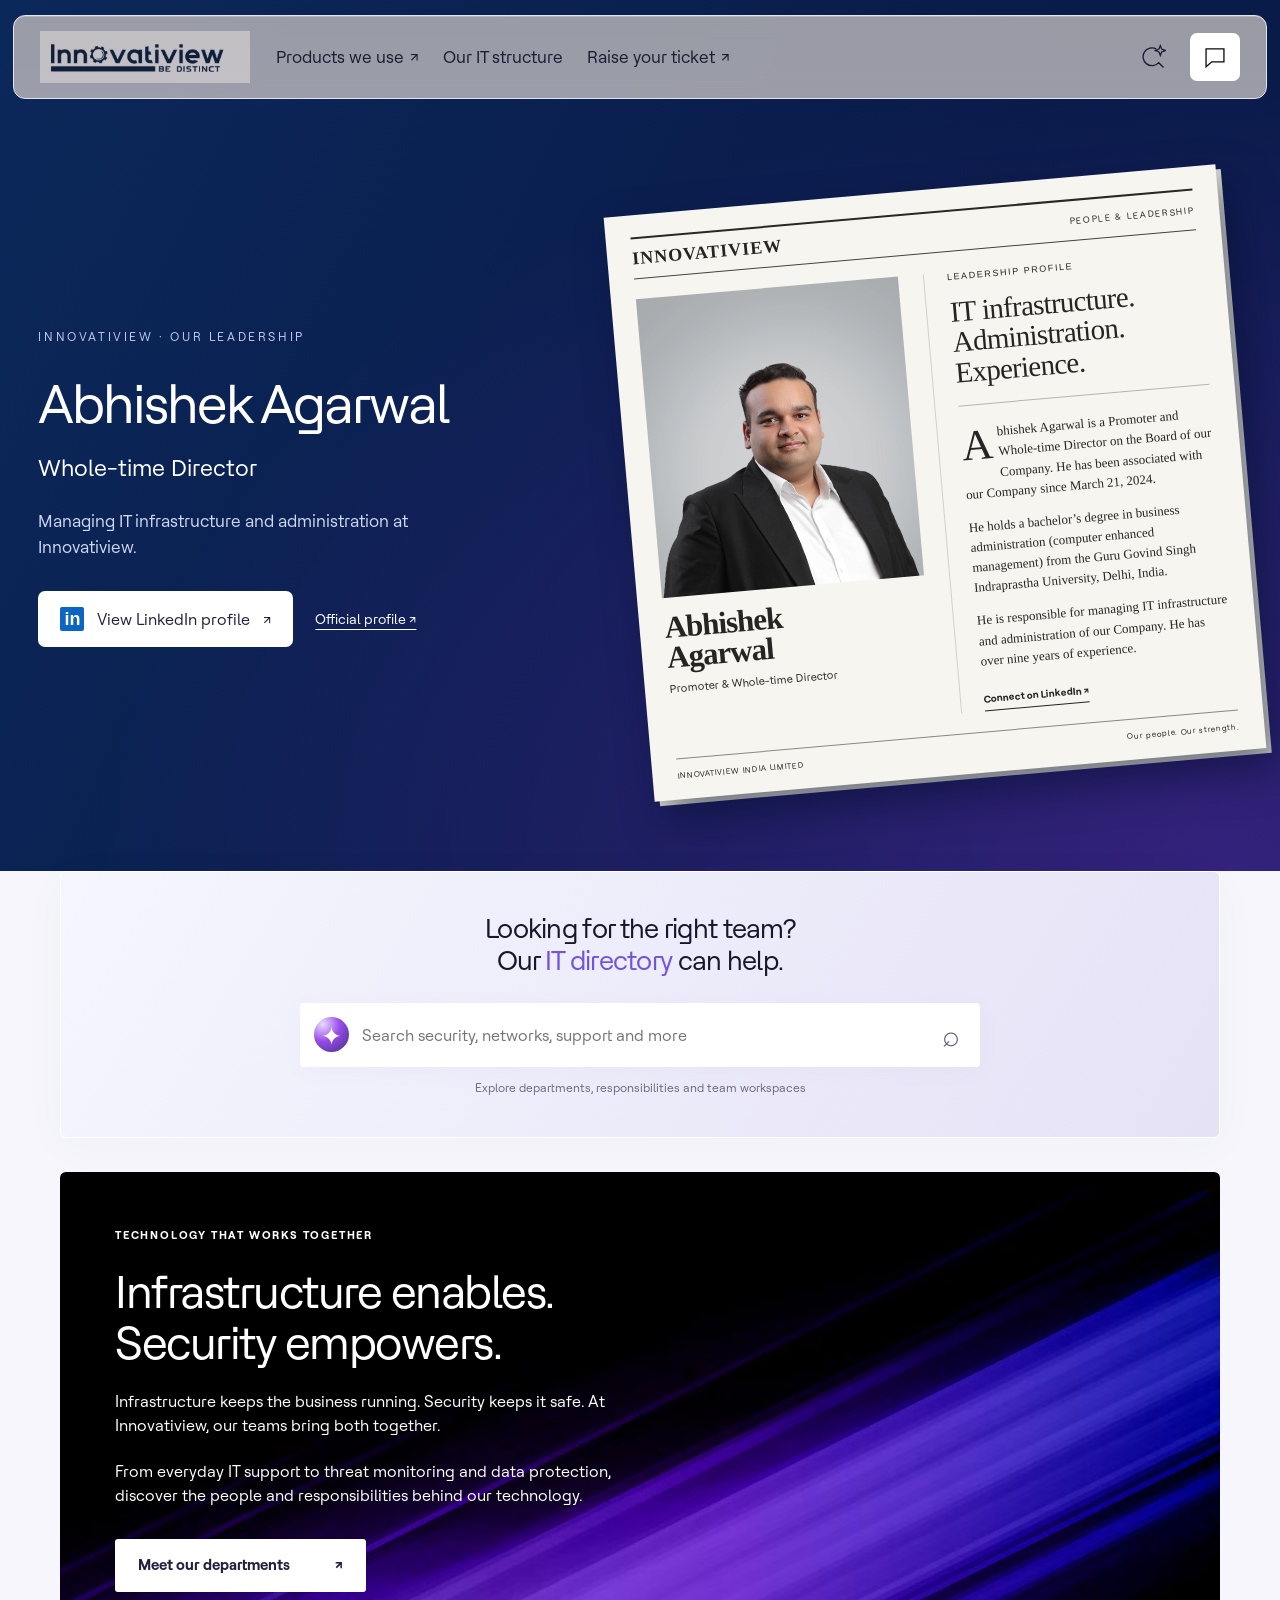
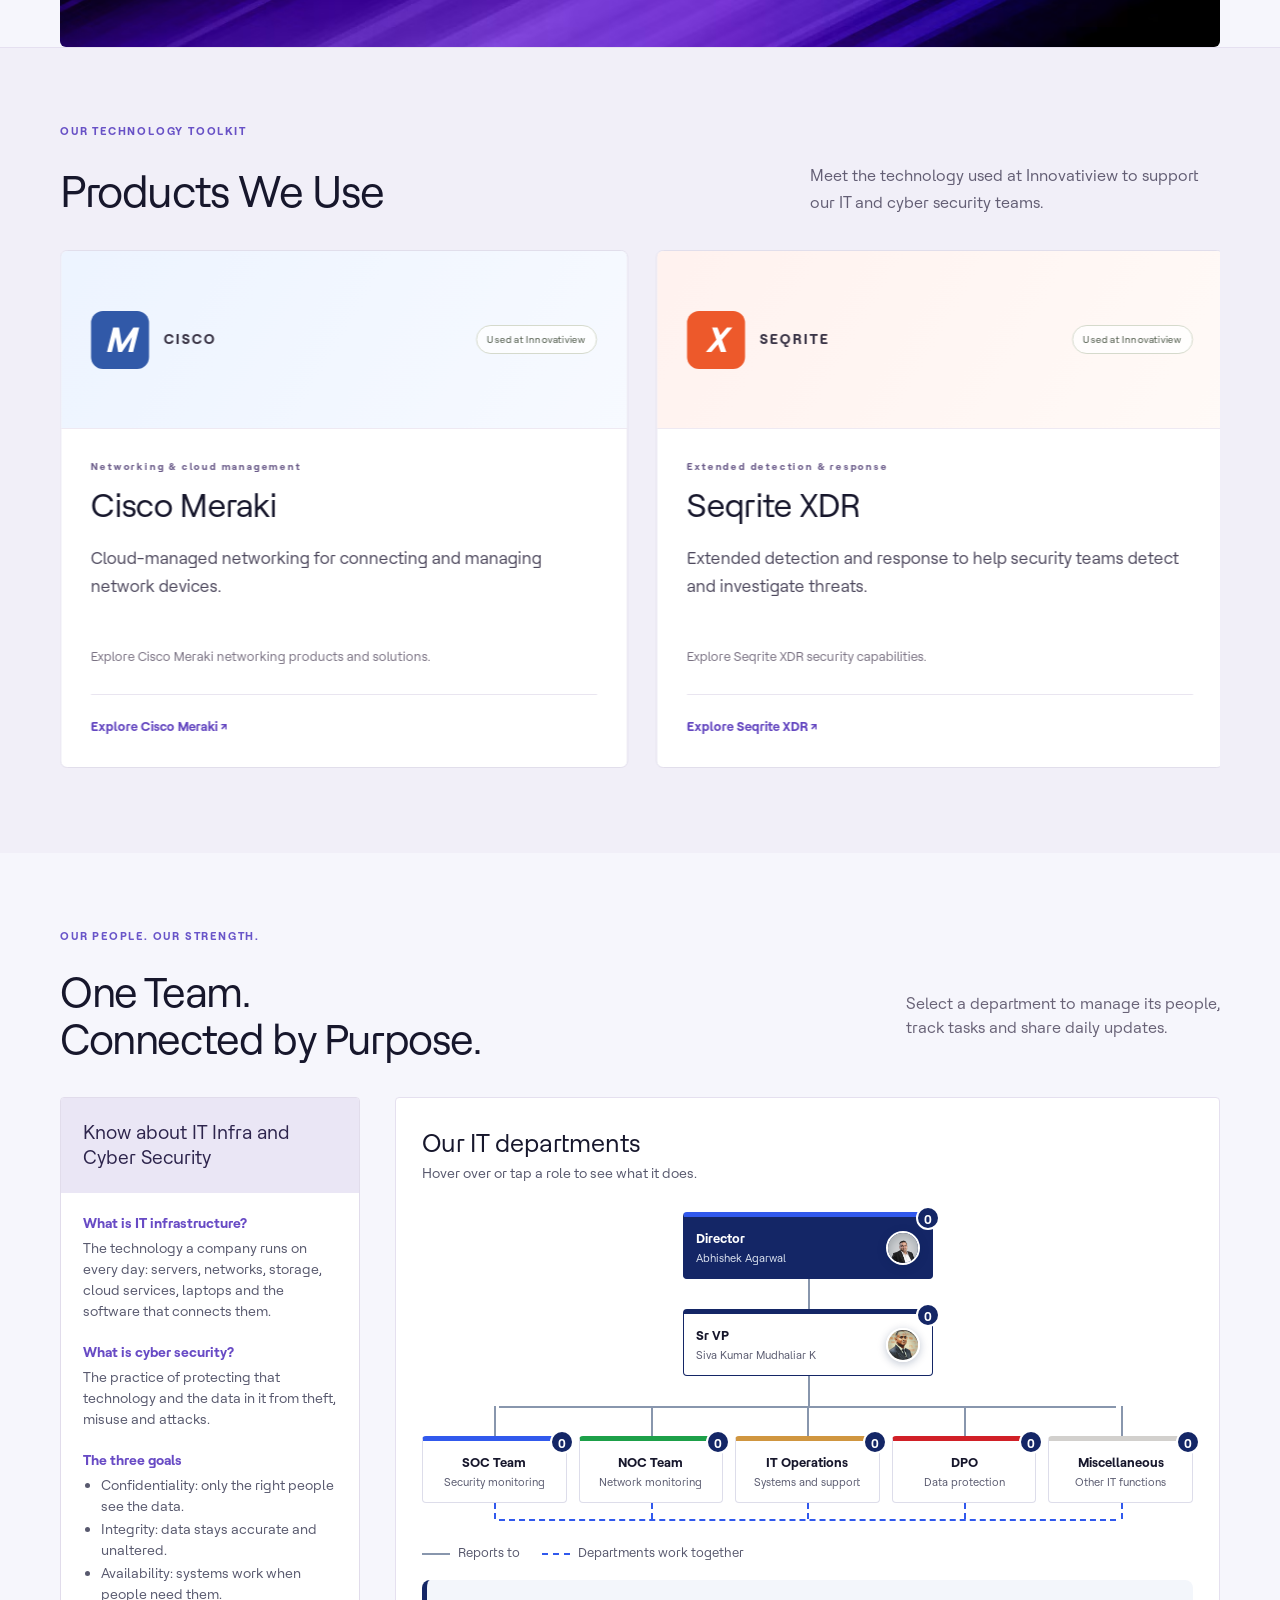
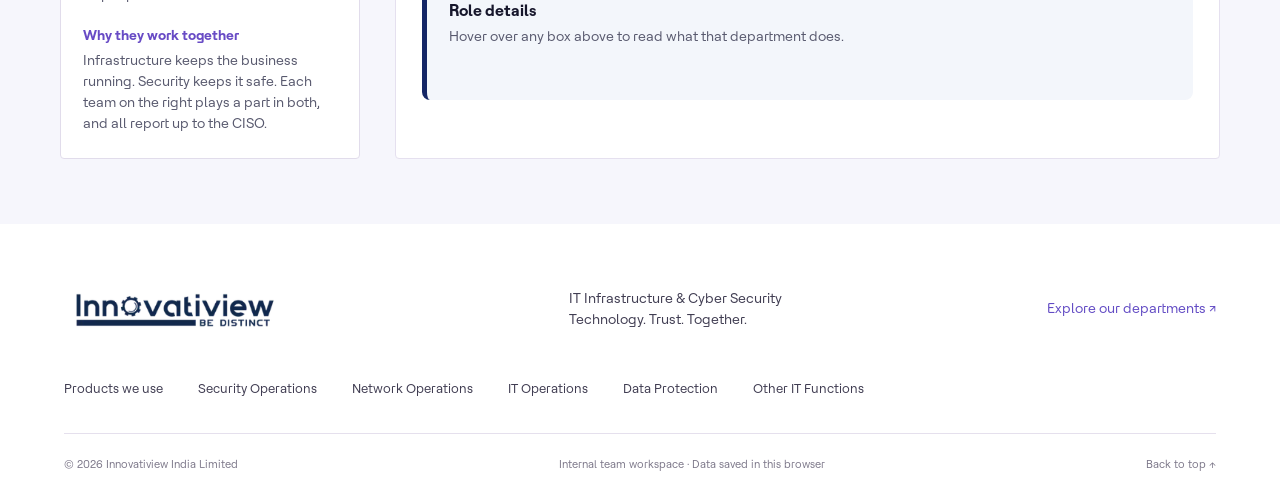
<file: index.html>
<!DOCTYPE html>
<html lang="en">
<head>
<meta charset="utf-8">
<meta name="viewport" content="width=device-width, initial-scale=1, viewport-fit=cover">
<title>Innovatiview India Limited (IT Infra and Cyber Security)</title>

<meta name="description" content="Innovatiview India Limited — IT infrastructure, cyber security and connected team operations.">
<link rel="stylesheet" href="style.css"><link rel="stylesheet" href="site.css"><link rel="stylesheet" href="reference.css"><link rel="stylesheet" href="director.css"><link rel="stylesheet" href="products.css"><link rel="stylesheet" href="ops-chart.css">
</head>
<body>
<a class="skip" href="#structure">Skip to IT departments</a>
<header class="site-header reference-header"><a class="hcl-brand" href="#" aria-label="Innovatiview home"><img class="innovatiview-logo" src="assets/innovatiview-logo.png" alt="Innovatiview — Be Distinct" width="324" height="81"></a><nav aria-label="Main navigation"><a href="#products">Products we use <span aria-hidden="true">↗</span></a><a href="#structure">Our IT structure</a><a href="https://erp.innovatiview.com/" target="_blank" rel="noopener noreferrer">Raise your ticket <span aria-hidden="true">↗</span></a><button id="menu-toggle" aria-label="Open navigation menu" aria-expanded="false" aria-controls="mega-menu"><span class="hamburger" aria-hidden="true">☰</span><span class="mobile-menu-label">Menu</span></button></nav><div class="header-tools"><button id="search-toggle" aria-label="Search departments"><svg viewBox="0 0 32 32" aria-hidden="true"><path d="M20 6a11 11 0 1 0 3 17l6 6M25 2l1.7 4.3L31 8l-4.3 1.7L25 14l-1.7-4.3L19 8l4.3-1.7Z"/></svg></button><a class="workspace-chat" href="#soc" aria-label="Open team workspace"><svg viewBox="0 0 32 32" aria-hidden="true"><path d="M5 6h22v16H12l-7 6Z"/></svg></a></div></header>
<div class="mega-menu" id="mega-menu" hidden><div><p class="eyebrow">EXPLORE INNOVATIVIEW</p><a href="#products">Products we use <span>↗</span></a><a href="#structure">Our IT structure <span>↗</span></a></div><div><p class="eyebrow">TEAM WORKSPACES</p><a href="#soc">Security Operations</a><a href="#noc">Network Operations</a><a href="#ops">IT Operations</a><a href="#dpo">Data Protection</a><a href="#misc">Other IT Functions</a></div><div class="menu-feature"><p class="eyebrow">CONNECTED TEAMS</p><h2>One workspace.<br>Every department.</h2><p>People, tasks and daily updates. Together in one place.</p><a href="#structure">Explore the portal →</a></div></div>
<main id="home">
<section class="hero reference-hero director-hero" aria-label="Meet our Whole-time Director"><div class="hero-inner"><p class="director-eyebrow">INNOVATIVIEW · OUR LEADERSHIP</p><h1 id="hero-title">Abhishek Agarwal</h1><p class="director-role">Whole-time Director</p><p id="hero-description">Managing IT infrastructure and administration at Innovatiview.</p><div class="director-actions"><a id="hero-link" class="cta light" href="https://www.linkedin.com/in/abhishek-agarwal-344439230/" target="_blank" rel="noopener noreferrer"><span class="linkedin-mark" aria-hidden="true">in</span> View LinkedIn profile <span aria-hidden="true">↗</span></a><a class="director-profile-link" href="https://www.innovatiview.com/people/abhishek-agarwal" target="_blank" rel="noopener noreferrer">Official profile ↗</a></div></div><article class="director-newspaper" aria-label="Abhishek Agarwal leadership profile"><div class="paper-masthead"><span>INNOVATIVIEW</span><span>PEOPLE & LEADERSHIP</span></div><div class="paper-spread"><div class="paper-portrait"><img src="assets/abhishek-agarwal.webp" alt="Abhishek Agarwal, Whole-time Director of Innovatiview" width="912" height="912"><h2>Abhishek<br>Agarwal</h2><p>Promoter & Whole-time Director</p></div><div class="paper-story"><p class="paper-kicker">LEADERSHIP PROFILE</p><h3>IT infrastructure.<br>Administration.<br>Experience.</h3><div class="paper-columns"><p>Abhishek Agarwal is a Promoter and Whole-time Director on the Board of our Company. He has been associated with our Company since March 21, 2024.</p><p>He holds a bachelor’s degree in business administration (computer enhanced management) from the Guru Govind Singh Indraprastha University, Delhi, India.</p><p>He is responsible for managing IT infrastructure and administration of our Company. He has over nine years of experience.</p></div><a href="https://www.linkedin.com/in/abhishek-agarwal-344439230/" target="_blank" rel="noopener noreferrer" class="paper-link">Connect on LinkedIn ↗</a></div></div><div class="paper-footer"><span>INNOVATIVIEW INDIA LIMITED</span><span>Our people. Our strength.</span></div></article></section>
<section class="search-section shell" id="search-section"><h2>Looking for the right team?<br>Our <span class="gradient-text">IT directory</span> can help.</h2><form id="directory-search" role="search"><span class="search-orb" aria-hidden="true">✦</span><input id="directory-query" type="search" aria-label="Search teams and responsibilities" placeholder="Search security, networks, support and more" autocomplete="off"><button aria-label="Search directory" type="submit">⌕</button></form><div id="search-results" aria-live="polite" hidden></div><p class="search-hint">Explore departments, responsibilities and team workspaces</p></section>
<section class="feature shell" id="about"><div><p class="eyebrow">TECHNOLOGY THAT WORKS TOGETHER</p><h2>Infrastructure enables.<br>Security empowers.</h2><p>Infrastructure keeps the business running. Security keeps it safe. At Innovatiview, our teams bring both together.</p><p>From everyday IT support to threat monitoring and data protection, discover the people and responsibilities behind our technology.</p><a class="cta light" href="#structure">Meet our departments <span>↗</span></a></div></section>
<section class="products-section" id="products" aria-labelledby="products-title"><div class="shell"><p class="eyebrow">OUR TECHNOLOGY TOOLKIT</p><div class="section-heading"><h2 id="products-title">Products We Use</h2><p class="products-intro">Meet the technology used at Innovatiview to support our IT and cyber security teams.</p></div><div class="product-carousel" role="region" aria-roledescription="carousel" aria-label="Products used at Innovatiview"><div class="product-viewport" id="product-viewport"><div class="product-grid" id="product-grid"></div></div></div><noscript><p>Innovatiview uses Cisco Meraki, Seqrite XDR, Seqrite EDR, Google Workspace and Cisco ISE.</p></noscript></div></section>
<section class="structure-intro shell" id="structure"><p class="eyebrow">OUR PEOPLE. OUR STRENGTH.</p><div class="section-heading"><h2>One Team.<br>Connected by Purpose.</h2><p>Select a department to manage its people,<br>track tasks and share daily updates.</p></div></section><div id="alerts" hidden></div><div class="layout portal-layout">
<aside>
<h2>Know about IT Infra and Cyber Security</h2>
<h3>What is IT infrastructure?</h3>
<p>The technology a company runs on every day: servers, networks, storage, cloud services, laptops and the software that connects them.</p>
<h3>What is cyber security?</h3>
<p>The practice of protecting that technology and the data in it from theft, misuse and attacks.</p>
<h3>The three goals</h3>
<ul>
<li>Confidentiality: only the right people see the data.</li>
<li>Integrity: data stays accurate and unaltered.</li>
<li>Availability: systems work when people need them.</li>
</ul>
<h3>Why they work together</h3>
<p>Infrastructure keeps the business running. Security keeps it safe. Each team on the right plays a part in both, and all report up to the CISO.</p>
</aside>
<section class="chart-wrap">
<h2>Our IT departments</h2>
<p>Hover over or tap a role to see what it does.</p>
<div class="chart" id="chart">
<div class="top l1"><button class="node" data-k="director"><span class="director-labels"><b>Director</b><small>Abhishek Agarwal</small></span><img class="director-pfp" src="assets/abhishek-agarwal.webp" alt="" width="64" height="64"></button></div>
<div class="top l2"><button class="node" data-k="ciso"><span class="director-labels"><b>Sr VP</b><small>Siva Kumar Mudhaliar K</small></span><img class="director-pfp" src="assets/siva-kumar-mudhaliar.png" alt="" width="64" height="64"></button></div>
<ul class="row">
<li><button class="node" data-k="soc"><b>SOC Team</b><small>Security monitoring</small></button></li>
<li><button class="node" data-k="noc"><b>NOC Team</b><small>Network monitoring</small></button></li>
<li><button class="node" data-k="ops"><b>IT Operations</b><small>Systems and support</small></button></li>
<li><button class="node" data-k="dpo"><b>DPO</b><small>Data protection</small></button></li>
<li><button class="node" data-k="misc"><b>Miscellaneous</b><small>Other IT functions</small></button></li>
</ul>
</div>
<div class="legend"><span><i></i>Reports to</span><span><i class="d"></i>Departments work together</span></div>
<div id="info" aria-live="polite"><h3>Role details</h3><p>Hover over any box above to read what that department does.</p></div>
</section>
</div>
</main>
<div id="dept" hidden>
<div class="dhead"><a href="#structure" id="back">&larr; Back to IT structure</a><h2 id="tt"></h2><p id="dd"></p></div>
<div class="dwrap">
<div class="tabs" role="tablist"><button class="tab on" data-t="people" type="button" role="tab"></button><button class="tab" data-t="tasks" type="button" role="tab"></button><button class="tab" data-t="logs" type="button" role="tab"></button></div>
<div id="p-people"><section id="ops-org" class="ops-org" aria-labelledby="ops-org-title" hidden><h3 id="ops-org-title">IT Operations · Team structure</h3><ul class="ops-tree" aria-label="IT Operations reporting hierarchy"><li><div class="ops-person ops-manager"><strong>Prasoon Prashant</strong><span>Sr. Manager</span></div><ul class="ops-reports" aria-label="Reports to Prasoon Prashant"><li><div class="ops-person "><strong>Gaurav Saxena</strong><span>Deputy Manager</span></div></li><li><div class="ops-person "><strong>Suraj Kumar Chaudhary</strong><span>Deputy Manager</span></div></li><li><div class="ops-person "><strong>Vishal Jaiswal</strong><span>Associate</span></div></li><li><div class="ops-person "><strong>Vivek Dhoundiyal</strong><span>Sr. Associate</span></div></li><li><div class="ops-person "><strong>Sumegh Yadav</strong><span>Assistant Manager</span></div></li><li><div class="ops-person "><strong>Mithlesh</strong><span>Sr. Associate</span></div></li></ul></li></ul></section><h3 class="sub2">People, roles and responsibilities</h3><div class="sum" id="sum"></div><div class="cards" id="cards"></div>
<form class="add" id="f" autocomplete="off">
<h3 id="fh">Add a team member</h3>
<label>Name<input id="fn" required maxlength="80"></label>
<label>Role<input id="fr" required maxlength="80" placeholder="e.g. L2 Security Analyst"></label>
<label class="w">Responsibilities (daily duties)<textarea id="fw" maxlength="1200" placeholder="e.g. Reviews overnight alerts, triages incidents, hands over shift notes"></textarea></label>
<label>Working on now<input id="ft" maxlength="300" placeholder="Current task"></label>
<label>Status<select id="fs"><option value="todo">To do</option><option value="prog">In progress</option><option value="done">Done</option><option value="block">Blocked</option></select></label>
<div class="act"><button class="b p" type="submit" id="fb">Save</button><button class="b" type="button" id="fc" hidden>Cancel</button></div>
</form>
</div>
<div id="p-tasks" hidden><h3 class="sub2">Task board</h3><div class="sum" id="tsum"></div><div class="board" id="board"></div>
<form class="add" id="tf" autocomplete="off"><h3 id="tfh">Add a task</h3>
<label class="w">Task<input id="tn" required maxlength="200" placeholder="e.g. Review firewall rules"></label>
<label>Assigned to<select id="tas"></select></label>
<label>Due date<input id="tdu" type="date"></label>
<label>Status<select id="tst"><option value="todo">To do</option><option value="prog">In progress</option><option value="done">Done</option></select></label>
<label class="chk"><input id="tbl" type="checkbox"> Blocked (stuck, needs help)</label>
<div class="act"><button class="b p" type="submit">Save task</button><button class="b" type="button" id="tfc" hidden>Cancel</button></div></form>
</div>
<div id="p-logs" hidden><h3 class="sub2">Daily log</h3>
<div class="lbar"><label>Show date <input id="lf" type="date"></label><button class="b" type="button" id="lfa">Show all dates</button></div>
<div id="lpend" class="sub"></div><div id="llist"></div>
<form class="add" id="lfm" autocomplete="off"><h3>Add an end-of-day update</h3>
<label>Person<select id="lp"></select></label>
<label>Date<input id="ld" type="date"></label>
<label class="w">What was done today<textarea id="lt" required maxlength="1500" placeholder="Short summary of today’s work, issues and handover notes"></textarea></label>
<div class="act"><button class="b p" type="submit">Save update</button></div></form>
</div>
<div id="msg" role="status"></div>
</div>
</div>

<footer class="site-footer"><div class="footer-top"><a class="brand" href="#" aria-label="Innovatiview home"><img class="innovatiview-logo" src="assets/innovatiview-logo.png" alt="Innovatiview — Be Distinct" width="324" height="81"></a><p>IT Infrastructure & Cyber Security<br>Technology. Trust. Together.</p><a href="#structure">Explore our departments ↗</a></div><div class="footer-links"><a href="#products">Products we use</a><a href="#soc">Security Operations</a><a href="#noc">Network Operations</a><a href="#ops">IT Operations</a><a href="#dpo">Data Protection</a><a href="#misc">Other IT Functions</a></div><div class="footer-bottom"><span>© 2026 Innovatiview India Limited</span><span>Internal team workspace · Data saved in this browser</span><a href="#">Back to top ↑</a></div></footer><script src="script.js"></script><script src="site.js"></script><script src="products.js"></script>
</body>
</html>
</file>
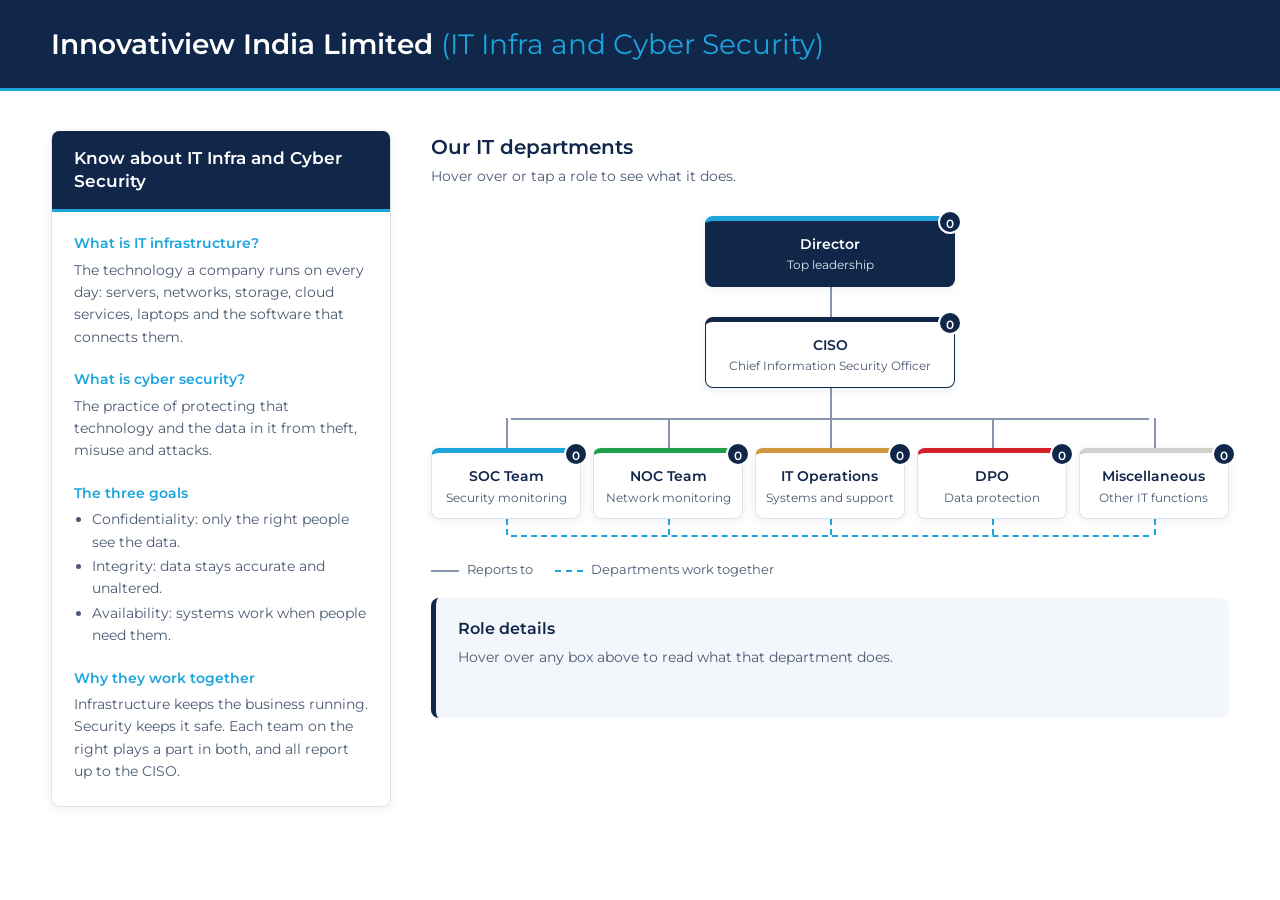
<file: original/index.html>
<!DOCTYPE html>
<html lang="en">
<head>
<meta charset="utf-8">
<meta name="viewport" content="width=device-width, initial-scale=1, viewport-fit=cover">
<title>Innovatiview India Limited (IT Infra and Cyber Security)</title>
<link rel="preconnect" href="https://fonts.googleapis.com">
<link href="https://fonts.googleapis.com/css2?family=Montserrat:wght@400;500;600;700&display=swap" rel="stylesheet">
<link rel="stylesheet" href="style.css">
</head>
<body>
<header><h1>Innovatiview India Limited <span>(IT Infra and Cyber Security)</span></h1></header>
<div id="home"><div id="alerts" hidden></div><div class="layout">
<aside>
<h2>Know about IT Infra and Cyber Security</h2>
<h3>What is IT infrastructure?</h3>
<p>The technology a company runs on every day: servers, networks, storage, cloud services, laptops and the software that connects them.</p>
<h3>What is cyber security?</h3>
<p>The practice of protecting that technology and the data in it from theft, misuse and attacks.</p>
<h3>The three goals</h3>
<ul>
<li>Confidentiality: only the right people see the data.</li>
<li>Integrity: data stays accurate and unaltered.</li>
<li>Availability: systems work when people need them.</li>
</ul>
<h3>Why they work together</h3>
<p>Infrastructure keeps the business running. Security keeps it safe. Each team on the right plays a part in both, and all report up to the CISO.</p>
</aside>
<section class="chart-wrap">
<h2>Our IT departments</h2>
<p>Hover over or tap a role to see what it does.</p>
<div class="chart" id="chart">
<div class="top l1"><button class="node" data-k="director"><b>Director</b><small>Top leadership</small></button></div>
<div class="top l2"><button class="node" data-k="ciso"><b>CISO</b><small>Chief Information Security Officer</small></button></div>
<ul class="row">
<li><button class="node" data-k="soc"><b>SOC Team</b><small>Security monitoring</small></button></li>
<li><button class="node" data-k="noc"><b>NOC Team</b><small>Network monitoring</small></button></li>
<li><button class="node" data-k="ops"><b>IT Operations</b><small>Systems and support</small></button></li>
<li><button class="node" data-k="dpo"><b>DPO</b><small>Data protection</small></button></li>
<li><button class="node" data-k="misc"><b>Miscellaneous</b><small>Other IT functions</small></button></li>
</ul>
</div>
<div class="legend"><span><i></i>Reports to</span><span><i class="d"></i>Departments work together</span></div>
<div id="info" aria-live="polite"><h3>Role details</h3><p>Hover over any box above to read what that department does.</p></div>
</section>
</div></div>
<div id="dept" hidden>
<div class="dhead"><a href="#" id="back">&larr; Back to IT structure</a><h2 id="tt"></h2><p id="dd"></p></div>
<div class="dwrap">
<div class="tabs" role="tablist"><button class="tab on" data-t="people" type="button" role="tab"></button><button class="tab" data-t="tasks" type="button" role="tab"></button><button class="tab" data-t="logs" type="button" role="tab"></button></div>
<div id="p-people"><h3 class="sub2">People, roles and responsibilities</h3><div class="sum" id="sum"></div><div class="cards" id="cards"></div>
<form class="add" id="f" autocomplete="off">
<h3 id="fh">Add a team member</h3>
<label>Name<input id="fn" required maxlength="80"></label>
<label>Role<input id="fr" required maxlength="80" placeholder="e.g. L2 Security Analyst"></label>
<label class="w">Responsibilities (daily duties)<textarea id="fw" maxlength="1200" placeholder="e.g. Reviews overnight alerts, triages incidents, hands over shift notes"></textarea></label>
<label>Working on now<input id="ft" maxlength="300" placeholder="Current task"></label>
<label>Status<select id="fs"><option value="todo">To do</option><option value="prog">In progress</option><option value="done">Done</option><option value="block">Blocked</option></select></label>
<div class="act"><button class="b p" type="submit" id="fb">Save</button><button class="b" type="button" id="fc" hidden>Cancel</button></div>
</form>
</div>
<div id="p-tasks" hidden><h3 class="sub2">Task board</h3><div class="sum" id="tsum"></div><div class="board" id="board"></div>
<form class="add" id="tf" autocomplete="off"><h3 id="tfh">Add a task</h3>
<label class="w">Task<input id="tn" required maxlength="200" placeholder="e.g. Review firewall rules"></label>
<label>Assigned to<select id="tas"></select></label>
<label>Due date<input id="tdu" type="date"></label>
<label>Status<select id="tst"><option value="todo">To do</option><option value="prog">In progress</option><option value="done">Done</option></select></label>
<label class="chk"><input id="tbl" type="checkbox"> Blocked (stuck, needs help)</label>
<div class="act"><button class="b p" type="submit">Save task</button><button class="b" type="button" id="tfc" hidden>Cancel</button></div></form>
</div>
<div id="p-logs" hidden><h3 class="sub2">Daily log</h3>
<div class="lbar"><label>Show date <input id="lf" type="date"></label><button class="b" type="button" id="lfa">Show all dates</button></div>
<div id="lpend" class="sub"></div><div id="llist"></div>
<form class="add" id="lfm" autocomplete="off"><h3>Add an end-of-day update</h3>
<label>Person<select id="lp"></select></label>
<label>Date<input id="ld" type="date"></label>
<label class="w">What was done today<textarea id="lt" required maxlength="1500" placeholder="Short summary of today’s work, issues and handover notes"></textarea></label>
<div class="act"><button class="b p" type="submit">Save update</button></div></form>
</div>
<div id="msg" role="status"></div>
</div>
</div>

<script src="script.js"></script>
</body>
</html>
</file>
<file: style.css>
:root{--navy:#11274a;--blue:#1ca4dd;--gold:#d09640;--gray:#d2d0cd;--red:#d12027;--green:#1da049;
--ink:#11274a;--muted:#4b5a73;--line:#8896ad;--edge:#dfe4ec;color-scheme:light;
box-sizing:border-box;padding-top:env(safe-area-inset-top,0px);padding-bottom:env(safe-area-inset-bottom,0px)}
html{scroll-padding-top:env(safe-area-inset-top,0px)}
*,*::before,*::after{box-sizing:inherit}
body{margin:0;background:#fff;color:var(--ink);font:400 16px/1.6 Montserrat,system-ui,sans-serif}
h1,h2,h3{margin:0;font-weight:600}
header{background:var(--navy);color:#fff;padding:26px clamp(16px,4vw,56px);border-bottom:3px solid var(--blue)}
header h1{font-size:clamp(18px,2.8vw,28px);font-weight:600;line-height:1.3}
header h1 span{font-weight:400;color:var(--blue)}
.layout{display:grid;grid-template-columns:minmax(260px,340px) 1fr;gap:40px;padding:40px clamp(16px,4vw,56px);max-width:1440px;margin:0 auto}
aside{align-self:start;padding:0 0 24px;background:#fff;border:1.5px solid var(--edge);border-top:0;border-radius:8px;overflow:hidden;box-shadow:0 2px 8px rgba(17,39,74,.08)}
aside h2{background:var(--navy);color:#fff;font-size:17px;line-height:1.35;padding:16px 22px;border-bottom:3px solid var(--blue)}
aside h3{font-size:14px;margin:20px 22px 4px;color:var(--blue)}
aside p,aside ul{margin:0 22px;color:var(--muted);font-size:14px;max-width:60ch}
aside ul{padding-left:18px;margin-top:4px}
aside li{margin-bottom:2px}
.chart-wrap{padding:0}
.chart-wrap h2{font-size:20px;margin-bottom:2px}
.chart-wrap>p{margin:0 0 28px;color:var(--muted);font-size:14px}
.node{display:block;width:100%;font:inherit;color:var(--ink);background:#fff;border:1.5px solid var(--edge);border-top:5px solid var(--c,var(--navy));border-radius:8px;padding:12px 8px;text-align:center;cursor:pointer;box-shadow:0 2px 8px rgba(17,39,74,.08);transition:background .15s,color .15s,border-color .15s}
.node b{display:block;font-size:14px;font-weight:600}
.node small{display:block;color:var(--muted);font-size:12px;line-height:1.4;margin-top:2px}
.node:hover,.node:focus-visible{background:var(--navy);color:#fff;border-color:var(--navy);border-top-color:var(--c,var(--navy));outline:none}
.node:hover small,.node:focus-visible small{color:#dfe6f2}
.node:focus-visible{outline:3px solid var(--blue);outline-offset:2px}
.top{max-width:250px;margin:0 auto 30px;position:relative}
.top.l1 .node{background:var(--navy);color:#fff;border-color:var(--navy);border-top-color:var(--blue)}
.top.l1 .node small{color:#dfe6f2}
.top.l1 .node:hover,.top.l1 .node:focus-visible{background:var(--blue);border-color:var(--blue);color:#0a1730}
.top.l2 .node{border-color:var(--navy);border-top-color:var(--navy)}
.top.l1::after,.top.l2::after{content:"";position:absolute;left:50%;top:100%;height:30px;border-left:2px solid var(--line)}
.row{display:grid;grid-template-columns:repeat(5,1fr);gap:12px;position:relative;padding:30px 0 0;list-style:none;margin:0}
.row::before{content:"";position:absolute;top:0;left:10%;right:10%;border-top:2px solid var(--line)}
.row::after{content:"";position:absolute;top:calc(100% + 16px);left:10%;right:10%;border-top:2px dashed var(--blue)}
.row li{position:relative}
.row li::before{content:"";position:absolute;left:50%;top:-30px;height:30px;border-left:2px solid var(--line)}
.row li::after{content:"";position:absolute;left:50%;top:100%;height:16px;border-left:2px dashed var(--blue)}
.row li:nth-child(1){--c:var(--blue)}.row li:nth-child(2){--c:var(--green)}.row li:nth-child(3){--c:var(--gold)}.row li:nth-child(4){--c:var(--red)}.row li:nth-child(5){--c:var(--gray)}
.chart.hot .top::after,.chart.hot .row::before,.chart.hot .row li::before{border-color:var(--blue);border-width:3px}
.legend{margin-top:40px;display:flex;gap:22px;flex-wrap:wrap;color:var(--muted);font-size:13px}
.legend i{display:inline-block;width:28px;vertical-align:middle;margin-right:8px;border-top:2px solid var(--line)}
.legend i.d{border-top:2px dashed var(--blue)}
#info{margin-top:18px;background:#f3f6fb;border-radius:8px;padding:18px 22px;border-left:5px solid var(--navy);min-height:120px}
#info h3{font-size:16px;margin-bottom:4px}
#info p{margin:0;color:var(--muted);font-size:14px;max-width:75ch}
.node{position:relative}
.cnt{position:absolute;top:-11px;right:-8px;min-width:24px;height:24px;padding:0 6px;border-radius:12px;background:var(--navy);color:#fff;font:600 12px/24px Montserrat,sans-serif;font-style:normal;text-align:center;border:2px solid #fff}
.node.sel{border-color:var(--navy);box-shadow:0 0 0 3px var(--blue)}
#tracker{margin-top:36px;border-top:3px solid var(--navy);padding-top:22px}
#tracker h2{font-size:20px}
.sub{color:var(--muted);font-size:14px;margin:2px 0 14px}
.sum{display:flex;gap:10px;flex-wrap:wrap;margin-bottom:16px}
.sum span{font-size:12px;font-weight:600;padding:4px 12px;border-radius:14px;background:#f3f6fb;border:1px solid var(--edge)}
.sum span::before{content:"";display:inline-block;width:8px;height:8px;border-radius:50%;margin-right:6px;background:var(--sc)}
.st-todo{--sc:#8896ad}.st-prog{--sc:var(--blue)}.st-done{--sc:var(--green)}.st-block{--sc:var(--red)}
.cards{display:grid;grid-template-columns:repeat(auto-fill,minmax(280px,1fr));gap:14px}
.card{background:#fff;border:1.5px solid var(--edge);border-left:5px solid var(--sc);border-radius:8px;padding:14px 16px;box-shadow:0 2px 8px rgba(17,39,74,.06)}
.card h4{margin:0;font-size:15px;font-weight:600}
.card .role{color:var(--blue);font-size:13px;font-weight:600;margin-bottom:8px}
.card dt{font-size:11px;font-weight:600;letter-spacing:.06em;text-transform:uppercase;color:var(--muted);margin-top:8px}
.card dd{margin:0;font-size:14px;white-space:pre-wrap;overflow-wrap:anywhere}
.card footer{display:flex;gap:8px;align-items:center;margin-top:12px;flex-wrap:wrap}
.card small{color:var(--muted);font-size:11px;margin-left:auto}
select,input,textarea,button.b{font:inherit;font-size:14px;border:1.5px solid var(--edge);border-radius:6px;padding:7px 10px;background:#fff;color:var(--ink)}
button.b{cursor:pointer;font-weight:600;background:#fff;border-color:var(--navy)}
button.b.p{background:var(--navy);color:#fff}
button.b.d{border-color:var(--red);color:var(--red)}
button.b:hover{opacity:.85}
.card select{padding:5px 8px;font-size:13px}
form.add{margin-top:20px;background:#f3f6fb;border-radius:8px;padding:18px;display:grid;grid-template-columns:1fr 1fr;gap:12px}
form.add h3{grid-column:1/-1;font-size:16px}
form.add label{display:flex;flex-direction:column;gap:4px;font-size:12px;font-weight:600;color:var(--muted)}
form.add .w{grid-column:1/-1}
form.add textarea{min-height:76px;resize:vertical}
form.add .act{grid-column:1/-1;display:flex;gap:10px}
.empty{padding:22px;border:1.5px dashed var(--line);border-radius:8px;color:var(--muted);font-size:14px}
#msg{color:var(--red);font-size:13px;min-height:18px;margin-top:8px}
@media (max-width:560px){form.add{grid-template-columns:1fr}}
#dept{max-width:1440px;margin:0 auto;padding:0 clamp(16px,4vw,56px) 48px}
.dhead{margin:32px 0 28px;padding:22px 26px;background:#f3f6fb;border-left:5px solid var(--navy);border-radius:8px}
.dhead a{color:var(--blue);font-weight:600;font-size:14px;text-decoration:none}
.dhead a:hover{text-decoration:underline}
.dhead h2{font-size:clamp(22px,3vw,30px);margin:10px 0 6px}
.dhead p{margin:0;color:var(--muted);max-width:80ch}
.sub2{font-size:18px;margin-bottom:12px}
.alr{position:absolute;top:-11px;left:-8px;min-width:24px;height:24px;padding:0 6px;border-radius:12px;background:var(--red);color:#fff;font:600 12px/24px Montserrat,sans-serif;font-style:normal;text-align:center;border:2px solid #fff}
.alr[hidden]{display:none}
.node.warn{border-color:var(--red)}
#alerts{margin:24px clamp(16px,4vw,56px) 0;max-width:1328px;padding:14px 20px;background:#fdecec;border-left:5px solid var(--red);border-radius:8px;font-size:14px;display:flex;gap:10px;align-items:center;flex-wrap:wrap}
#alerts[hidden]{display:none}
#alerts a{background:#fff;border:1px solid var(--red);color:var(--red);border-radius:14px;padding:2px 12px;font-weight:600;font-size:13px;text-decoration:none}
.tabs{display:flex;gap:6px;border-bottom:2px solid var(--edge);margin-bottom:22px;flex-wrap:wrap}
.tab{font:inherit;font-size:14px;font-weight:600;padding:10px 18px;border:0;border-bottom:3px solid transparent;background:none;color:var(--muted);cursor:pointer;margin-bottom:-2px}
.tab.on{color:var(--navy);border-bottom-color:var(--blue)}
.board{display:grid;grid-template-columns:repeat(3,1fr);gap:14px;align-items:start}
.bcol{background:#f3f6fb;border-radius:8px;padding:12px;min-height:120px}
.bcol h4{margin:0 0 10px;font-size:14px;color:var(--navy)}
.bempty{font-size:13px;color:var(--muted);padding:8px 2px}
.tcard{background:#fff;border:1.5px solid var(--edge);border-radius:8px;padding:11px 13px;margin-bottom:10px;box-shadow:0 1px 4px rgba(17,39,74,.08)}
.tcard.late{border-color:var(--red)}
.tcard.blocked{border-left:5px solid var(--red)}
.tcard h5{margin:0 0 4px;font-size:14px;font-weight:600;overflow-wrap:anywhere}
.tcard .meta{font-size:12px;color:var(--muted)}
.tcard .bad{color:var(--red);font-weight:600}
.tcard .flag{display:inline-block;margin-top:6px;font-size:11px;font-weight:700;color:#fff;background:var(--red);padding:2px 8px;border-radius:10px}
.tcard .tb{display:flex;gap:6px;flex-wrap:wrap;margin-top:10px}
.tcard .tb button{font:inherit;font-size:12px;padding:3px 9px;border:1.5px solid var(--navy);border-radius:5px;background:#fff;color:var(--navy);cursor:pointer}
.tcard .tb button.d{border-color:var(--red);color:var(--red)}
.tcard .tb button:disabled{opacity:.35;cursor:default}
form.add .chk{flex-direction:row;align-items:center;gap:8px;align-self:end}
form.add .chk input{width:auto}
.lbar{display:flex;gap:12px;align-items:end;flex-wrap:wrap;margin-bottom:10px;font-size:12px;font-weight:600;color:var(--muted)}
.lbar label{display:flex;flex-direction:column;gap:4px}
.ldate{font-size:15px;margin:18px 0 8px;color:var(--navy);border-bottom:2px solid var(--edge);padding-bottom:4px}
.lentry{background:#fff;border:1.5px solid var(--edge);border-left:5px solid var(--blue);border-radius:8px;padding:12px 16px;margin-bottom:8px}
.lentry b{font-size:14px}.lentry small{color:var(--blue);font-weight:600;margin-left:8px;font-size:12px}
.lentry p{margin:6px 0;font-size:14px;white-space:pre-wrap;overflow-wrap:anywhere}
.lentry button{font:inherit;font-size:12px;padding:3px 9px;border:1.5px solid var(--red);color:var(--red);background:#fff;border-radius:5px;cursor:pointer}
@media (max-width:860px){.board{grid-template-columns:1fr}}
@media (max-width:860px){
.layout{grid-template-columns:1fr;gap:28px}
.row{grid-template-columns:1fr;padding:0 0 0 24px;gap:10px}
.row::before{top:0;bottom:0;left:6px;right:auto;border-top:0;border-left:2px solid var(--line)}
.row::after,.row li::after{display:none}
.row li::before{left:-18px;top:50%;height:0;width:18px;border-left:0;border-top:2px solid var(--line)}
.chart.hot .row::before{border-left-color:var(--blue)}
.chart.hot .row li::before{border-top-color:var(--blue)}
}
@media (prefers-reduced-motion:reduce){*{transition:none!important}}
</file>
<file: site.css>
@font-face{font-family:Roobert;src:url('assets/18cf7e8638cf887d.woff2') format('woff2');font-weight:400;font-display:swap}@font-face{font-family:Roobert;src:url('assets/5f118107d92402e9.woff2') format('woff2');font-weight:700;font-display:swap}
:root{--navy:#142666;--blue:#3159ed;--ink:#17172c;--muted:#58596e;--edge:#ddddea}html{scroll-behavior:smooth;scroll-padding-top:105px}body{font-family:Roobert,Arial,sans-serif;background:#f6f6fc;line-height:1.5}a{color:inherit;text-decoration:none}button,input,select,textarea{font-family:inherit}button,a,input,select,textarea{touch-action:manipulation}button{cursor:pointer}a:focus-visible,button:focus-visible{outline:3px solid #875aff;outline-offset:5px}[hidden]{display:none!important}.shell{width:calc(100% - 120px);max-width:1240px;margin-left:auto;margin-right:auto}.skip{position:fixed;top:-100px;z-index:100;background:#fff;padding:10px}.skip:focus{top:0}.site-header{position:sticky;top:0;z-index:30;display:flex;align-items:center;justify-content:space-between;height:94px;background:#fff;border:0;padding:0 5%;color:#18172e;box-shadow:0 1px 0 #dddded}.brand{font-size:34px;font-weight:700;line-height:1;letter-spacing:-1.7px;color:#20358d;display:inline-block}.brand span{color:#7152d9}.brand small{display:block;font-size:9px;letter-spacing:5.5px;margin-top:8px;color:#363348}.site-header nav{display:flex;align-items:center;gap:30px;font-size:15px}.site-header button{border:0;background:transparent;font-size:16px;padding:10px;color:inherit}.hamburger{padding-right:8px}.header-link:hover{color:#6242d8}.header-cta{border-left:1px solid #dedeea;padding-left:25px}.header-cta span{margin-left:15px;color:#6242d8}#search-toggle{font-size:33px}.mega-menu{position:fixed;top:94px;left:0;right:0;background:#fff;z-index:29;display:grid;grid-template-columns:1fr 1fr 1fr;gap:60px;padding:48px 7%;box-shadow:0 15px 40px #16164a26}.mega-menu a{display:block;padding:12px 0;font-size:20px;border-bottom:1px solid #e6e4ee}.mega-menu a span{float:right}.menu-feature{padding:28px;background:#efedff}.menu-feature h2{font-size:32px;font-weight:400}.eyebrow{font-size:11px;letter-spacing:1.8px;font-weight:700;margin:0 0 23px}.hero{position:relative;min-height:570px;overflow:hidden;background:linear-gradient(115deg,#063273 0%,#15266d 50%,#481d9d 100%);color:white}.hero-inner{position:relative;z-index:2;max-width:1240px;width:calc(100% - 120px);margin:auto;padding:76px 0 90px}.hero h1{font-size:clamp(45px,4.9vw,72px);font-weight:400;letter-spacing:-2.6px;line-height:1.08;max-width:760px}.hero-inner>p:not(.eyebrow){font-size:20px;max-width:520px;line-height:1.55;margin:26px 0 30px;color:#e8e8ff}.cta{display:inline-flex;align-items:center;gap:45px;padding:15px 23px;min-height:52px;font-size:15px;font-weight:700;border-radius:3px}.cta.light{background:white;color:#24213f}.cta:hover{background:#e4dcff;transform:translateY(-2px)}.hero-art{position:absolute;right:-50px;top:25px;width:640px;height:510px;transform:rotate(-29deg);opacity:.85}.orbit{position:absolute;border-radius:50%;border:48px solid #7770f2;box-shadow:inset 10px 0 35px #12174c,0 0 40px #8577ef88;width:420px;height:500px;right:80px;top:25px;transform:rotateY(35deg)}.o2{width:300px;height:380px;right:140px;top:85px;border-width:28px;border-color:#429be6}.o3{width:170px;height:250px;right:205px;top:150px;border-width:15px;border-color:#c0bcff}.art-label{position:absolute;right:205px;top:240px;transform:rotate(29deg);font-size:12px;letter-spacing:4px;color:#d7d5ff}.hero-bottom{position:absolute;bottom:24px;left:calc((100% - min(1240px,100% - 120px))/2);right:60px;display:flex;justify-content:space-between;align-items:center;font-size:12px;color:#d5d9f3}.slide-controls{display:flex;gap:14px}.slide-dot{border:0;border-top:2px solid #ffffff55;background:none;color:white;padding:9px 24px 0;font-size:12px}.slide-dot.active{border-color:#fff}.search-section{position:relative;z-index:3;margin-top:28px;padding:40px;text-align:center;border:1px solid white;border-radius:6px;background:linear-gradient(120deg,#f5f6fe,#e5e2f6);box-shadow:0 8px 45px #32306408}.search-section h2{font-size:27px;line-height:1.2;font-weight:400;letter-spacing:-.7px}.gradient-text{color:#7252df}#directory-search{display:flex;align-items:center;max-width:680px;margin:26px auto 0;background:#fff;border-radius:4px;padding:7px 14px;box-shadow:0 4px 24px #66569509}#directory-query{border:0;outline:none;flex:1;min-width:0;font-size:16px;padding:13px}.search-orb{display:grid;place-items:center;border-radius:50%;background:radial-gradient(circle at 25% 20%,#e9dbff,#984be7 45%,#423086);color:white;font-size:25px;width:35px;height:35px}#directory-search button{background:none;border:0;font-size:30px;color:#6a617e}.search-hint{font-size:12px;color:#6c6780;margin-bottom:0}#search-results{max-width:680px;margin:15px auto;text-align:left;background:#fff;padding:12px 20px}#search-results a{display:block;padding:12px;border-bottom:1px solid #eee;color:#5436ba}.feature{background:#030309 url('assets/ad51a23f3b3304df.jpg') center/cover;color:#fff;margin-top:34px;border-radius:6px;min-height:470px;padding:55px}.feature>div{max-width:590px}.feature h2{font-size:46px;font-weight:400;line-height:1.1;letter-spacing:-1.5px}.feature p:not(.eyebrow){max-width:520px;font-size:16px;margin:22px 0}.feature .cta{margin-top:10px}.highlights{padding:75px 0}.section-heading{display:flex;align-items:center;justify-content:space-between;gap:25px;margin-bottom:30px}.section-heading h2{font-size:42px;letter-spacing:-1.4px;line-height:1.12;font-weight:400}.text-link{font-weight:700;color:#4a3bd4;font-size:14px}.highlight-grid{display:grid;grid-template-columns:1fr 1fr .85fr;gap:28px}.highlight-card{background:#fff;border-bottom:2px solid #d5cef4;transition:transform .2s}.highlight-card:hover{transform:translateY(-5px)}.card-visual{height:215px;background:radial-gradient(ellipse at 70% 20%,#7456c0,transparent 60%),linear-gradient(120deg,#101b3e,#274b9b);display:flex;flex-direction:column;justify-content:center;align-items:center;position:relative;overflow:hidden;color:#c8bfff}.network-card .card-visual{background:radial-gradient(ellipse at 60% 20%,#55c2da,transparent 60%),linear-gradient(135deg,#10384e,#313a9d)}.line-icon{font-size:112px;font-weight:400;line-height:1;filter:drop-shadow(0 0 10px #ffffff55)}.visual-caption{font-size:9px;letter-spacing:2px;margin-top:24px;color:#e0e4ff}.highlight-copy{padding:25px}.highlight-copy .eyebrow{font-size:10px;margin-bottom:15px;color:#666175}.highlight-copy h3{font-size:25px;font-weight:400;line-height:1.25;letter-spacing:-.5px}.highlight-copy p:not(.eyebrow){font-size:14px;color:#5c5a6b;margin:16px 0 25px}.quick-links>.eyebrow{color:#6d6480;font-size:10px;margin-bottom:0}.quick-links a{display:block;padding:20px 0;border-bottom:1px solid #d6d2e3}.quick-links a>span{font-size:10px;color:#746e82;letter-spacing:1px}.quick-links h3{font-size:21px;font-weight:400;line-height:1.3;margin:8px 0 14px}.quick-links b{font-size:12px;color:#5540ce}.growth{background:linear-gradient(110deg,#f0eafa,#e8eafb);padding:70px 0}.growth-heading{display:grid;grid-template-columns:1.3fr 1fr;align-items:center;gap:80px}.growth h2{font-size:44px;line-height:1.15;font-weight:400;letter-spacing:-1.7px}.growth h2 span{color:#6450c9}.growth-heading>p{font-size:17px;color:#57516a}.pillars{display:grid;grid-template-columns:repeat(3,1fr);gap:45px;margin-top:60px}.pillars article{border-top:1px solid #bcb4d4;padding-top:25px}.pillars article>span{font-size:10px;letter-spacing:1px;color:#6a58bc}.pillars h3{font-weight:400;font-size:25px;margin-top:18px}.pillars p{font-size:15px;color:#605a71;min-height:75px}.pillars a{font-size:14px;color:#4e3abd;font-weight:700}.structure-intro{padding-top:75px}.structure-intro .eyebrow{color:#6955c9}.structure-intro .section-heading{margin-bottom:0}.structure-intro .section-heading p{color:#696377}.portal-layout{width:calc(100% - 120px);max-width:1240px;padding:35px 0 65px;gap:35px;grid-template-columns:300px 1fr}.portal-layout aside{box-shadow:none;border:1px solid #e1dceb;border-radius:4px}.portal-layout aside h2{background:#eae6f5;color:#2d244c;border-bottom:0;padding:22px;font-size:19px;font-weight:400}.portal-layout aside h3{color:#684bc5}.chart-wrap{padding:26px;background:#fff;border:1px solid #e5e0ef;border-radius:4px;min-width:0}.chart-wrap>h2{font-weight:400;font-size:25px}.node{border-radius:4px;box-shadow:none}.node b{font-size:13px}.node small{font-size:11px}.cnt,.alr{font-family:inherit}.workspace-banner{background:linear-gradient(115deg,#20205e,#4a2da0);color:#fff;border-radius:6px;padding:52px;display:grid;grid-template-columns:1fr 1fr;align-items:center;gap:65px;margin-bottom:75px}.workspace-banner h2{font-size:45px;font-weight:400;line-height:1.12;letter-spacing:-1px}.workspace-banner p:not(.eyebrow){font-size:16px;color:#d8d3ed;max-width:370px;margin:25px 0}.workspace-list a{display:flex;gap:20px;font-size:21px;padding:25px 0;border-bottom:1px solid #ffffff44}.workspace-list span{font-size:12px;color:#b1a4e3}.site-footer{padding:50px 5% 24px;background:#fff;color:#403d52}.footer-top{display:flex;align-items:center;justify-content:space-between;gap:25px}.footer-top p{font-size:14px}.footer-top>a:last-child{font-size:14px;color:#624bc4}.footer-links{display:flex;gap:35px;padding:35px 0;border-bottom:1px solid #e5e0ed;font-size:13px;flex-wrap:wrap}.footer-bottom{display:flex;gap:30px;justify-content:space-between;font-size:11px;color:#7c7789;padding-top:22px}#dept{min-height:65vh;padding-top:24px}.dhead{background:linear-gradient(110deg,#eae7fa,#e6ecfc);border-left-color:#7154d0}.tab.on{border-bottom-color:#7856dc}button.b.p{background:#5437bb;border-color:#5437bb}form.add{background:#eeebf7}.dwrap{background:#fff;padding:28px;border:1px solid #e6e1ef;border-radius:5px}.card{box-shadow:none}.site-footer a:hover,.quick-links a:hover h3{color:#7650d3}
@media(min-width:1500px){.hero-art{right:7%}}
@media(max-width:1100px){.site-header nav{gap:14px}.header-link{display:none}.hero-art{right:-180px;opacity:.5}.hero-inner{padding-top:65px}.hero h1{font-size:59px}.shell,.hero-inner,.portal-layout{width:calc(100% - 64px)}.hero-bottom{left:32px;right:32px}.highlight-grid{gap:18px}.highlight-copy{padding:20px}.highlight-copy h3{font-size:22px}.portal-layout{grid-template-columns:1fr}.portal-layout aside{display:none}.growth-heading{gap:35px}.growth h2{font-size:38px}}
@media(max-width:700px){html{scroll-padding-top:80px}.site-header{height:78px;padding:0 20px}.brand{font-size:27px}.brand small{font-size:7px;letter-spacing:4px}.site-header nav{gap:7px}.header-cta{display:none}.site-header button{font-size:13px;padding:8px}.hamburger{font-size:17px}.shell,.hero-inner,.portal-layout{width:calc(100% - 40px)}.hero{min-height:550px}.hero-inner{padding-top:55px;padding-bottom:110px}.hero .eyebrow{font-size:9px;letter-spacing:1px}.hero h1{font-size:47px;letter-spacing:-1.7px}.hero-inner>p:not(.eyebrow){font-size:17px;max-width:300px}.hero-art{right:-350px;top:85px;opacity:.25}.hero-bottom{left:20px;right:20px;bottom:23px}.hero-bottom>span{display:none}.slide-dot{padding:10px 30px 0}.search-section{padding:28px 15px;margin-top:20px}.search-section h2{font-size:23px}#directory-query{font-size:13px;padding:12px 7px}.search-orb{width:28px;height:28px;font-size:20px;flex-shrink:0}.search-hint{font-size:10px}.feature{padding:32px 25px;background-position:60% center}.feature h2{font-size:35px}.feature .eyebrow{font-size:9px}.feature p:not(.eyebrow){font-size:14px}.highlights{padding:50px 0}.section-heading{display:block}.section-heading h2{font-size:34px;margin-bottom:15px}.highlight-grid{grid-template-columns:1fr;gap:25px}.card-visual{height:200px}.highlight-copy h3{font-size:26px}.quick-links{padding:12px}.growth{padding:45px 0}.growth-heading{grid-template-columns:1fr;gap:15px}.growth h2{font-size:34px}.growth-heading>p{font-size:15px}.pillars{grid-template-columns:1fr;gap:30px;margin-top:30px}.pillars p{min-height:0}.structure-intro{padding-top:45px}.structure-intro .section-heading p{font-size:14px}.portal-layout{padding-top:20px;padding-bottom:35px}.chart-wrap{padding:20px}.workspace-banner{padding:30px 25px;grid-template-columns:1fr;gap:25px;margin-bottom:45px}.workspace-banner h2{font-size:37px}.workspace-list a{font-size:17px;padding:20px 0}.footer-top{align-items:flex-start;flex-direction:column}.footer-links{gap:18px}.footer-bottom{flex-direction:column;gap:10px}.mega-menu{top:78px;padding:25px;grid-template-columns:1fr 1fr;gap:25px;max-height:calc(100dvh - 78px);overflow:auto}.mega-menu a{font-size:16px}.mega-menu .eyebrow{font-size:9px}.menu-feature{grid-column:1/-1}.dwrap{padding:18px 12px}.dhead{padding:20px}#dept{padding-left:20px;padding-right:20px}.cards{grid-template-columns:1fr}.tab{padding:10px 9px;font-size:12px}}
@media(prefers-reduced-motion:reduce){html{scroll-behavior:auto}*{transition:none!important}}
</file>
<file: reference.css>
/* Header and hero matched to the supplied HCLTech desktop reference. */
.innovatiview-wordmark{display:block;width:207px;color:#1260df;font-size:35px;line-height:1.1;font-weight:700;letter-spacing:-1.4px}
html{scroll-padding-top:155px}
@media(max-width:1500px){.innovatiview-wordmark{width:165px;font-size:28px}html{scroll-padding-top:125px;--workspace-offset:135px}body:has(#dept:not([hidden])) #dept{padding-top:135px}}
@media(max-width:700px){.innovatiview-wordmark{width:122px;font-size:21px;letter-spacing:-.8px}html{scroll-padding-top:100px;--workspace-offset:105px}body:has(#dept:not([hidden])) #dept{padding-top:105px}}
.reference-header{position:fixed;top:35px;left:1%;width:98%;height:104px;padding:0 30px;background:#b8bdcc;border:1px solid #fff;border-radius:12px;box-shadow:none;gap:clamp(20px,3.3vw,64px)}
.hcl-brand{display:flex;flex-shrink:0}.hcl-brand img{width:207px;height:auto;display:block}.reference-header nav{flex:1;justify-content:space-between;gap:clamp(14px,1.6vw,32px);white-space:nowrap}.reference-header nav a,.reference-header nav button{font-size:clamp(14px,1.25vw,24px);font-weight:400;padding:0;display:flex;align-items:center;gap:12px;color:#1c1d30}.chevron{display:inline-block;width:11px;height:11px;border-right:1px solid currentColor;border-bottom:1px solid currentColor;transform:rotate(45deg);margin:-5px 2px 0 3px}.header-tools{display:flex;align-items:center;gap:25px}.header-tools svg{width:30px;height:30px;fill:none;stroke:currentColor;stroke-width:1.6}.header-tools button{display:flex;padding:0!important}.global-link{display:flex;align-items:center;gap:12px}.workspace-chat{width:60px;height:58px;display:grid;place-items:center;border-radius:8px;background:#fff;color:#08090c}.reference-hero{min-height:0;height:41.28vw;max-height:950px;background:#071d4c url('assets/hbr-banner.png') right center/cover no-repeat}.reference-hero .hero-inner{width:98%;max-width:none;margin:0 auto;padding:10.95vw 0 0}.reference-hero h1{font-family:Arial,sans-serif;font-weight:400;font-size:3.4vw;line-height:1.085;letter-spacing:-.04vw;max-width:52%}.reference-hero .hero-inner>p{font-size:1.48vw;line-height:1.4;margin:20px 0 26px;max-width:54%;color:#fff}.reference-hero .cta{font-size:1.28vw;font-weight:400;gap:18px;padding:17px 34px;min-height:70px;border-radius:7px}.reference-hero .cta svg{width:23px;height:23px;fill:none;stroke:currentColor;stroke-width:2}.mega-menu{top:145px}.reference-header~#home .search-section{margin-top:0}body:has(#dept:not([hidden])) #dept{padding-top:var(--workspace-offset,165px)}body:has(#dept:not([hidden])){background:#f6f6fc}
@media(max-width:1500px){.reference-header{top:24px;height:85px;padding:0 24px;gap:28px}.hcl-brand img{width:165px}.header-tools{gap:16px}.header-tools svg{width:24px;height:24px}.workspace-chat{width:48px;height:48px}.reference-header nav{gap:16px}.reference-hero .cta{min-height:52px;padding:14px 24px}.reference-hero .hero-inner>p{margin:18px 0 22px}.mega-menu{top:115px}}
@media(max-width:1150px){.reference-header{height:75px;gap:22px}.reference-header nav a{display:none}.reference-header nav{justify-content:flex-end}.reference-header nav button{font-size:17px}.reference-hero{height:540px}.reference-hero .hero-inner{padding:155px 0 0;width:94%}.reference-hero h1{font-size:36px;max-width:58%}.reference-hero .hero-inner>p{font-size:18px}.reference-hero .cta{font-size:16px}.mega-menu{top:110px}}
@media(max-width:700px){.reference-header{top:16px;left:4%;width:92%;height:68px;padding:0 16px;gap:12px;border-radius:9px}.hcl-brand img{width:122px}.reference-header nav button{font-size:0;gap:0}.reference-header nav button::before{content:'☰';font-size:23px}.reference-header nav button .chevron{display:none}.global-link{display:none}.header-tools{gap:14px}.workspace-chat{width:36px;height:36px;border-radius:5px}.header-tools svg{width:22px;height:22px}.reference-hero{height:790px;background-size:auto 420px;background-position:right bottom;background-color:#081f50}.reference-hero .hero-inner{padding-top:115px;width:90%}.reference-hero h1{font-size:33px;letter-spacing:-.5px;line-height:1.12;max-width:none}.reference-hero .hero-inner>p{font-size:17px;max-width:none;margin:20px 0}.reference-hero .cta{min-height:48px;padding:12px 20px;font-size:16px}.mega-menu{top:94px}.reference-hero .cta svg{width:19px;height:19px}}



/* Floating navigation matched to the latest header reference. */
.reference-header{top:15px;left:1%;width:98%;height:104px;padding:0 32px;gap:32px;border-radius:12px;border:1px solid #e7e4e8;background:linear-gradient(180deg,#b5b3b6,#b8b5bb);box-shadow:inset 0 1px 0 #ffffff40}
.reference-header .innovatiview-wordmark{width:220px;font-size:39px;letter-spacing:-1.8px;color:#1260df}
.reference-header nav{justify-content:space-between;gap:14px;min-width:0}
.reference-header nav a,.reference-header nav button{font-size:18px;gap:8px;line-height:1.2}
.reference-header .chevron{width:10px;height:10px;margin-top:-5px}
.reference-header .header-tools{gap:27px;flex-shrink:0}
.reference-header .header-tools svg{width:29px;height:29px}
.reference-header #search-toggle{width:30px;justify-content:center}
.reference-header .global-link{display:flex;width:74px;height:58px;justify-content:center;align-items:center;gap:10px;border-radius:7px;background:#f5f4f5;color:#232326}
.reference-header .workspace-chat{width:60px;height:58px;border-radius:7px;background:#fff;color:#08090c}
.mega-menu{top:129px}html{scroll-padding-top:135px;--workspace-offset:145px}
@media(min-width:1600px){.reference-header{gap:45px}.reference-header .innovatiview-wordmark{width:240px;font-size:43px}.reference-header nav{gap:20px}.reference-header nav a,.reference-header nav button{font-size:20px}}
@media(max-width:1350px) and (min-width:1151px){.reference-header{padding:0 24px;gap:22px}.reference-header .innovatiview-wordmark{width:185px;font-size:33px}.reference-header nav{gap:11px}.reference-header nav a,.reference-header nav button{font-size:15px;gap:6px}.reference-header .header-tools{gap:15px}.reference-header .global-link{width:62px}.reference-header .workspace-chat{width:52px}}
@media(max-width:1150px){.reference-header{height:80px;padding:0 24px;gap:24px}.reference-header .innovatiview-wordmark{width:207px;font-size:36px}.reference-header nav{justify-content:flex-end}.reference-header nav a{display:none}.reference-header nav button{font-size:17px}.reference-header .global-link{width:62px;height:50px}.reference-header .workspace-chat{width:50px;height:50px}.reference-header .header-tools{gap:18px}.mega-menu{top:105px}html{scroll-padding-top:115px;--workspace-offset:125px}}
@media(max-width:700px){.reference-header{top:12px;left:4%;width:92%;height:68px;padding:0 15px;gap:12px;border-radius:10px}.reference-header .innovatiview-wordmark{width:122px;font-size:21px;letter-spacing:-.8px}.reference-header nav button{font-size:0;gap:0}.reference-header .header-tools{gap:12px}.reference-header .header-tools svg{width:22px;height:22px}.reference-header #search-toggle{width:23px}.reference-header .global-link{display:none}.reference-header .workspace-chat{width:36px;height:36px}.mega-menu{top:90px}html{scroll-padding-top:100px;--workspace-offset:105px}}
/* The organisation's four primary destinations. */
.reference-header nav{justify-content:center;gap:clamp(24px,3vw,55px)}
.reference-header nav #menu-toggle{display:none}
@media(max-width:1350px) and (min-width:1151px){.reference-header nav{gap:24px}.reference-header nav a{font-size:17px}}
@media(max-width:1150px){.reference-header nav{justify-content:flex-end;gap:0}.reference-header nav #menu-toggle{display:flex;gap:8px;font-size:16px}.reference-header nav #menu-toggle::before{content:none}.reference-header .hamburger{padding:0;font-size:23px}}
@media(max-width:700px){.reference-header nav #menu-toggle .mobile-menu-label{display:none}}
.reference-header .hcl-brand .innovatiview-logo{display:block;width:240px;height:auto;max-width:100%;object-fit:contain}
.site-footer .innovatiview-logo{display:block;width:240px;max-width:100%;height:auto}
@media(max-width:1350px){.reference-header .hcl-brand .innovatiview-logo{width:200px}}
@media(max-width:700px){.reference-header .hcl-brand .innovatiview-logo{width:145px}.reference-header{gap:8px}}
.reference-header .hcl-brand .innovatiview-logo{mix-blend-mode:multiply}
/* Compact header, with matching anchor and menu offsets. */
.reference-header{height:84px;padding:0 26px;gap:26px}
.reference-header .hcl-brand .innovatiview-logo{width:210px}
.reference-header .header-tools{gap:22px}
.reference-header .header-tools svg{width:26px;height:26px}
.reference-header .global-link{width:66px;height:48px}
.reference-header .workspace-chat{width:50px;height:48px}
.mega-menu{top:109px}
html{scroll-padding-top:115px;--workspace-offset:125px}
@media(max-width:1150px){.reference-header{height:70px;padding:0 22px;gap:20px}.reference-header .hcl-brand .innovatiview-logo{width:185px}.reference-header .header-tools{gap:16px}.reference-header .global-link{height:44px;width:58px}.reference-header .workspace-chat{width:44px;height:44px}.mega-menu{top:95px}html{scroll-padding-top:105px;--workspace-offset:115px}}
@media(max-width:700px){.reference-header{height:60px;padding:0 14px;gap:8px}.reference-header .hcl-brand .innovatiview-logo{width:135px}.reference-header .header-tools{gap:10px}.reference-header .header-tools svg{width:21px;height:21px}.reference-header .workspace-chat{width:34px;height:34px}.mega-menu{top:82px}html{scroll-padding-top:90px;--workspace-offset:95px}}
.reference-header{background:linear-gradient(180deg,rgba(181,179,182,.84),rgba(184,181,187,.84));backdrop-filter:blur(12px);-webkit-backdrop-filter:blur(12px)}
.reference-header{transition:transform .32s ease}
.reference-header.is-scrolling{transform:translateY(calc(-100% - 32px))}
@media(min-width:1151px){.reference-header nav{justify-content:flex-start}}
</file>
<file: director.css>
.director-hero{height:auto;max-height:none;min-height:770px;display:grid;grid-template-columns:.94fr 1.06fr;align-items:center;gap:45px;padding:180px 3% 75px;background:radial-gradient(ellipse at 95% 100%,#34227c,transparent 65%),linear-gradient(115deg,#0b285a,#091b49 65%);overflow:hidden}
.director-hero .hero-inner{width:100%;padding:0;margin:0;max-width:650px}.director-hero .hero-inner .director-eyebrow{font-size:12px;letter-spacing:2.6px;max-width:none;margin:0 0 28px;color:#c2c9ed}.director-hero h1{font-family:Roobert,Arial,sans-serif;font-size:clamp(42px,4.25vw,76px);line-height:1.07;max-width:none;letter-spacing:-2px}.director-hero .hero-inner .director-role{font-size:clamp(23px,1.8vw,34px);margin:20px 0 0;max-width:none;color:#fff}.director-hero .hero-inner #hero-description{font-size:clamp(17px,1.25vw,23px);line-height:1.5;max-width:460px;margin:24px 0 32px;color:#d0d8ef}.director-actions{display:flex;gap:22px;align-items:center;flex-wrap:wrap}.director-hero .cta{font-size:16px;padding:16px 22px;min-height:56px;gap:13px}.linkedin-mark{background:#0a66c2;color:white;font:bold 18px/24px Arial,sans-serif;border-radius:2px;width:24px;height:24px;text-align:center}.director-profile-link{color:white;font-size:14px;text-decoration:underline;text-underline-offset:5px}
.director-newspaper{color:#252523;background:#f7f5ef;padding:22px 25px 18px;transform:rotate(-5deg);box-shadow:12px 20px 40px #020b2a80,5px 5px 0 #deddd5;position:relative;max-width:870px;width:100%;margin:10px 0 20px}.paper-masthead{display:flex;justify-content:space-between;gap:15px;align-items:center;border-top:2px solid #292922;border-bottom:1px solid #444338;padding:9px 0;margin-bottom:20px;font-size:9px;letter-spacing:1.7px}.paper-masthead span:first-child{font:bold 18px Georgia,serif;letter-spacing:1px}.paper-spread{display:grid;grid-template-columns:1fr 1.05fr;gap:25px}.paper-portrait img{width:100%;height:300px;object-fit:cover;object-position:center 45%;display:block}.paper-portrait h2{font:bold 31px/.98 Georgia,serif;margin:15px 0 7px;letter-spacing:-1px}.paper-portrait>p{font-size:11px;margin:0}.paper-story{border-left:1px solid #d3d0c7;padding-left:23px}.paper-kicker{font:9px Arial,sans-serif;letter-spacing:1.6px;margin:0 0 15px}.paper-story h3{font:normal 29px/1.05 Georgia,serif;letter-spacing:-.7px;border-bottom:1px solid #b8b5ab;padding-bottom:18px;margin:0 0 18px}.paper-columns{font:13px/1.55 Georgia,serif}.paper-columns p{margin:0 0 13px}.paper-columns p:first-child::first-letter{float:left;font-size:43px;line-height:1;padding-right:5px}.paper-link{display:inline-block;font-size:10px;font-weight:bold;border-bottom:1px solid #222;padding-bottom:4px;margin-top:6px}.paper-footer{display:flex;justify-content:space-between;gap:15px;border-top:1px solid #8a887e;margin-top:20px;padding-top:10px;font-size:8px;letter-spacing:.7px}
@media(min-width:1600px){.director-hero{min-height:820px;padding-top:195px}.paper-portrait img{height:350px}.paper-columns{font-size:15px}.paper-story h3{font-size:35px}.paper-portrait h2{font-size:39px}}
@media(max-width:1150px){.director-hero{padding:145px 4% 65px;gap:28px;min-height:740px}.paper-spread{gap:16px}.paper-story{padding-left:15px}.director-newspaper{padding:16px;transform:rotate(-3deg)}.paper-portrait img{height:245px}.paper-story h3{font-size:23px}.paper-columns{font-size:12px}.paper-portrait h2{font-size:28px}.paper-masthead span:first-child{font-size:15px}.paper-masthead{font-size:7px}.director-hero h1{font-size:47px}}
@media(max-width:760px){.director-hero{display:block;padding:120px 6% 55px;min-height:0}.director-hero .hero-inner{padding:0;width:100%;max-width:none}.director-hero h1{font-size:44px}.director-hero .hero-inner .director-eyebrow{font-size:10px;margin-bottom:20px}.director-hero .hero-inner .director-role{font-size:24px;margin-top:14px}.director-hero .hero-inner #hero-description{font-size:17px;max-width:450px;margin:20px 0 25px}.director-newspaper{margin:45px 0 0;transform:rotate(-2deg)}.paper-portrait img{height:230px}.paper-story h3{font-size:22px}.paper-columns{font-size:12px}.paper-portrait h2{font-size:29px}.director-actions{gap:20px}.paper-masthead{letter-spacing:.8px}}
@media(max-width:430px){.paper-spread{grid-template-columns:1fr}.paper-portrait img{height:290px;object-position:center 44%}.paper-portrait h2 br{display:none}.paper-portrait h2{font-size:30px}.paper-story{border-left:0;border-top:1px solid #c9c5bc;padding:18px 0 0}.paper-story h3{font-size:26px}.paper-story h3 br{display:none}.paper-columns{font-size:14px}.paper-kicker{font-size:10px}.paper-link{font-size:12px}.paper-portrait>p{font-size:13px}.paper-footer{font-size:7px}.director-newspaper{transform:none}.director-hero h1{font-size:39px}}
.paper-spread>*{min-width:0}.paper-portrait img{max-width:100%}
</file>
<file: products.css>
.products-section{padding:75px 0 85px;background:#f1eff8;border-top:1px solid #e5e0f0}.products-section>.shell>.eyebrow{color:#6851c6}.products-section .section-heading{align-items:flex-end;margin-bottom:35px}.products-section .section-heading h2{font-size:44px;margin:0}.products-intro{max-width:410px;color:#635e74;font-size:16px;line-height:1.65;margin:0}.product-viewport{width:100%;overflow:hidden;container-type:inline-size}.product-grid{display:flex;width:max-content;box-sizing:content-box;gap:28px;padding-right:28px;animation:product-marquee 36s linear infinite;will-change:transform}.product-grid.is-paused{animation-play-state:paused}.product-card{flex:0 0 calc(50cqw - 14px);min-width:0;background:white;border:1px solid #e1deeb;border-radius:7px;overflow:hidden;transition:box-shadow .2s,transform .2s}.product-card:hover{box-shadow:0 12px 32px #30225b10;transform:translateY(-3px)}@keyframes product-marquee{to{transform:translateX(-50%)}}.product-identity{min-height:125px;padding:26px 30px;display:flex;gap:15px;align-items:center;border-bottom:1px solid #eee9f2;background:linear-gradient(120deg,#eef4ff,#f8faff)}.product-meraki .product-identity,.product-ise .product-identity{background:linear-gradient(120deg,#edf4ff,#f7faff)}.product-seqrite-xdr .product-identity,.product-seqrite-edr .product-identity{background:linear-gradient(120deg,#fff2ef,#fffaf7)}.product-workspace .product-identity{background:linear-gradient(120deg,#f1f6ff,#fbfcff)}.product-mark{width:58px;height:58px;display:grid;place-items:center;background:#3159a8;color:white;border-radius:12px;font-size:35px;font-weight:700;font-style:italic;flex-shrink:0}.product-seqrite-xdr .product-mark,.product-seqrite-edr .product-mark{background:#ed592b}.product-workspace .product-mark{background:#4285f4}.product-vendor{font-size:14px;letter-spacing:2px;font-weight:700;color:#3a3446}.product-badge{font-size:10px;letter-spacing:.2px;margin-left:auto;border:1px solid #d5dacc;background:#ffffffc9;padding:6px 10px;border-radius:20px;color:#4d5848;white-space:nowrap}.product-content{padding:30px}.product-content .eyebrow{color:#6b5c8a;font-size:10px;margin:0 0 12px}.product-content h3{font-size:33px;font-weight:400;line-height:1.2;letter-spacing:-.7px}.product-description{font-size:17px;line-height:1.65;margin:18px 0;color:#4d485d;min-height:84px}.product-detail{font-size:13px;line-height:1.6;color:#797182;margin:0 0 28px}.product-actions{border-top:1px solid #e9e5f0;padding-top:22px;display:flex;gap:20px;align-items:center;justify-content:space-between;flex-wrap:wrap}.product-actions a{font-size:13px;font-weight:700;color:#6346c0}.product-actions a:hover{text-decoration:underline;text-underline-offset:4px}
@media(max-width:760px){.products-section{padding:45px 0}.products-section .section-heading h2{font-size:34px;margin-bottom:20px}.products-intro{font-size:15px}.product-grid{gap:22px;padding-right:22px}.product-card{flex-basis:100cqw}.product-identity{padding:22px;gap:10px}.product-content{padding:25px}.product-content h3{font-size:29px}.product-badge{font-size:9px;padding:5px 8px}.product-vendor{font-size:11px;letter-spacing:1px}.product-mark{width:45px;height:45px;font-size:29px}.product-description{font-size:16px;min-height:0}.product-actions{gap:15px}}
@media(prefers-reduced-motion:reduce){.product-viewport{overflow:visible}.product-grid{display:grid;width:100%;box-sizing:border-box;grid-template-columns:repeat(2,minmax(0,1fr));gap:28px;padding:0;animation:none;transform:none!important}.product-card{width:auto}.product-card[aria-hidden="true"]{display:none}}
@media(max-width:760px) and (prefers-reduced-motion:reduce){.product-grid{grid-template-columns:1fr}}
</file>
<file: ops-chart.css>
.ops-org{margin:0 0 32px;padding:26px 20px 32px;background:#f8f9fc;border:1px solid #e0e5f0;border-radius:8px}
.top.l1 .node[data-k="director"],.top.l2 .node[data-k="ciso"]{display:flex;align-items:center;justify-content:space-between;gap:8px;min-height:67px;padding:8px 12px;text-align:left}
.director-labels{text-align:left}
.director-pfp{display:block;width:34px;height:34px;flex-shrink:0;object-fit:cover;object-position:center 25%;border-radius:50%;margin:0;border:2px solid #fff;box-shadow:0 2px 8px #081f5040}
.ops-org>h3{font-size:20px;font-weight:400;margin:0 0 28px;color:#172b52}
.ops-tree,.ops-tree ul{list-style:none;padding:0;margin:0}
.ops-person{background:#fff;border:1px solid #dce2ed;border-radius:4px;padding:17px 12px;min-height:82px;display:flex;flex-direction:column;justify-content:center;text-align:center;position:relative;z-index:1}
.ops-person strong{font-size:14px;font-weight:600;line-height:1.4;color:#153768;overflow-wrap:anywhere}
.ops-person span{font-size:12px;color:#69758b;line-height:1.4;margin-top:6px}
.ops-manager{width:225px;max-width:100%;margin:0 auto}
.ops-reports{display:grid;grid-template-columns:repeat(6,minmax(0,1fr));gap:15px;padding-top:48px!important;position:relative}
.ops-reports:before{content:'';position:absolute;left:50%;top:0;height:24px;border-left:1px solid #bec8db}
.ops-reports>li{position:relative}
.ops-reports>li:before{content:'';position:absolute;top:-24px;left:50%;height:24px;border-left:1px solid #bec8db}
.ops-reports>li:after{content:'';position:absolute;top:-24px;left:calc(-7.5px);right:calc(-7.5px);border-top:1px solid #bec8db}
.ops-reports>li:first-child:after{left:50%}.ops-reports>li:last-child:after{right:50%}
@media(max-width:1050px){.ops-org{padding:22px}.ops-manager{margin-left:0}.ops-reports{grid-template-columns:1fr;gap:16px;margin-left:24px!important;padding:24px 0 0 28px!important}.ops-reports:before{left:0;top:0;bottom:41px;height:auto}.ops-reports>li:before{left:-28px;top:50%;height:0;width:28px;border-left:0;border-top:1px solid #bec8db}.ops-reports>li:after{display:none}.ops-person{text-align:left;min-height:82px;padding:16px 20px}.ops-manager{width:100%}.ops-reports>li .ops-person{width:100%}}
.ops-org{background:linear-gradient(135deg,#f4f2ff,#f0f7ff);border-color:#dedcf2}
.ops-manager{background:linear-gradient(120deg,#263b85,#6842b8);border-color:#5342a0;box-shadow:0 5px 14px #44318c1c}
.ops-manager strong{color:#fff}.ops-manager span{color:#e3e5ff}
.ops-reports>li{--person-accent:#5374dc;--person-bg:#edf2ff;--person-border:#ccd7f8}
.ops-reports>li:nth-child(2){--person-accent:#8a58c7;--person-bg:#f4edfc;--person-border:#e0cff3}
.ops-reports>li:nth-child(3){--person-accent:#13958b;--person-bg:#e9f8f4;--person-border:#bee8de}
.ops-reports>li:nth-child(4){--person-accent:#ce8a24;--person-bg:#fff6e6;--person-border:#f1ddb1}
.ops-reports>li:nth-child(5){--person-accent:#cb588c;--person-bg:#fff0f6;--person-border:#f0cadd}
.ops-reports>li:nth-child(6){--person-accent:#298eae;--person-bg:#eaf7fc;--person-border:#c4e4f1}
.ops-reports .ops-person{background:var(--person-bg);border-color:var(--person-border);border-top:4px solid var(--person-accent);box-shadow:0 3px 9px #23315e08}
.ops-reports:before,.ops-reports>li:after{border-color:#a69bcf}
.ops-reports>li:before{border-color:var(--person-accent)}
</file>
<file: original/style.css>
:root{--navy:#11274a;--blue:#1ca4dd;--gold:#d09640;--gray:#d2d0cd;--red:#d12027;--green:#1da049;
--ink:#11274a;--muted:#4b5a73;--line:#8896ad;--edge:#dfe4ec;color-scheme:light;
box-sizing:border-box;padding-top:env(safe-area-inset-top,0px);padding-bottom:env(safe-area-inset-bottom,0px)}
html{scroll-padding-top:env(safe-area-inset-top,0px)}
*,*::before,*::after{box-sizing:inherit}
body{margin:0;background:#fff;color:var(--ink);font:400 16px/1.6 Montserrat,system-ui,sans-serif}
h1,h2,h3{margin:0;font-weight:600}
header{background:var(--navy);color:#fff;padding:26px clamp(16px,4vw,56px);border-bottom:3px solid var(--blue)}
header h1{font-size:clamp(18px,2.8vw,28px);font-weight:600;line-height:1.3}
header h1 span{font-weight:400;color:var(--blue)}
.layout{display:grid;grid-template-columns:minmax(260px,340px) 1fr;gap:40px;padding:40px clamp(16px,4vw,56px);max-width:1440px;margin:0 auto}
aside{align-self:start;padding:0 0 24px;background:#fff;border:1.5px solid var(--edge);border-top:0;border-radius:8px;overflow:hidden;box-shadow:0 2px 8px rgba(17,39,74,.08)}
aside h2{background:var(--navy);color:#fff;font-size:17px;line-height:1.35;padding:16px 22px;border-bottom:3px solid var(--blue)}
aside h3{font-size:14px;margin:20px 22px 4px;color:var(--blue)}
aside p,aside ul{margin:0 22px;color:var(--muted);font-size:14px;max-width:60ch}
aside ul{padding-left:18px;margin-top:4px}
aside li{margin-bottom:2px}
.chart-wrap{padding:0}
.chart-wrap h2{font-size:20px;margin-bottom:2px}
.chart-wrap>p{margin:0 0 28px;color:var(--muted);font-size:14px}
.node{display:block;width:100%;font:inherit;color:var(--ink);background:#fff;border:1.5px solid var(--edge);border-top:5px solid var(--c,var(--navy));border-radius:8px;padding:12px 8px;text-align:center;cursor:pointer;box-shadow:0 2px 8px rgba(17,39,74,.08);transition:background .15s,color .15s,border-color .15s}
.node b{display:block;font-size:14px;font-weight:600}
.node small{display:block;color:var(--muted);font-size:12px;line-height:1.4;margin-top:2px}
.node:hover,.node:focus-visible{background:var(--navy);color:#fff;border-color:var(--navy);border-top-color:var(--c,var(--navy));outline:none}
.node:hover small,.node:focus-visible small{color:#dfe6f2}
.node:focus-visible{outline:3px solid var(--blue);outline-offset:2px}
.top{max-width:250px;margin:0 auto 30px;position:relative}
.top.l1 .node{background:var(--navy);color:#fff;border-color:var(--navy);border-top-color:var(--blue)}
.top.l1 .node small{color:#dfe6f2}
.top.l1 .node:hover,.top.l1 .node:focus-visible{background:var(--blue);border-color:var(--blue);color:#0a1730}
.top.l2 .node{border-color:var(--navy);border-top-color:var(--navy)}
.top.l1::after,.top.l2::after{content:"";position:absolute;left:50%;top:100%;height:30px;border-left:2px solid var(--line)}
.row{display:grid;grid-template-columns:repeat(5,1fr);gap:12px;position:relative;padding:30px 0 0;list-style:none;margin:0}
.row::before{content:"";position:absolute;top:0;left:10%;right:10%;border-top:2px solid var(--line)}
.row::after{content:"";position:absolute;top:calc(100% + 16px);left:10%;right:10%;border-top:2px dashed var(--blue)}
.row li{position:relative}
.row li::before{content:"";position:absolute;left:50%;top:-30px;height:30px;border-left:2px solid var(--line)}
.row li::after{content:"";position:absolute;left:50%;top:100%;height:16px;border-left:2px dashed var(--blue)}
.row li:nth-child(1){--c:var(--blue)}.row li:nth-child(2){--c:var(--green)}.row li:nth-child(3){--c:var(--gold)}.row li:nth-child(4){--c:var(--red)}.row li:nth-child(5){--c:var(--gray)}
.chart.hot .top::after,.chart.hot .row::before,.chart.hot .row li::before{border-color:var(--blue);border-width:3px}
.legend{margin-top:40px;display:flex;gap:22px;flex-wrap:wrap;color:var(--muted);font-size:13px}
.legend i{display:inline-block;width:28px;vertical-align:middle;margin-right:8px;border-top:2px solid var(--line)}
.legend i.d{border-top:2px dashed var(--blue)}
#info{margin-top:18px;background:#f3f6fb;border-radius:8px;padding:18px 22px;border-left:5px solid var(--navy);min-height:120px}
#info h3{font-size:16px;margin-bottom:4px}
#info p{margin:0;color:var(--muted);font-size:14px;max-width:75ch}
.node{position:relative}
.cnt{position:absolute;top:-11px;right:-8px;min-width:24px;height:24px;padding:0 6px;border-radius:12px;background:var(--navy);color:#fff;font:600 12px/24px Montserrat,sans-serif;font-style:normal;text-align:center;border:2px solid #fff}
.node.sel{border-color:var(--navy);box-shadow:0 0 0 3px var(--blue)}
#tracker{margin-top:36px;border-top:3px solid var(--navy);padding-top:22px}
#tracker h2{font-size:20px}
.sub{color:var(--muted);font-size:14px;margin:2px 0 14px}
.sum{display:flex;gap:10px;flex-wrap:wrap;margin-bottom:16px}
.sum span{font-size:12px;font-weight:600;padding:4px 12px;border-radius:14px;background:#f3f6fb;border:1px solid var(--edge)}
.sum span::before{content:"";display:inline-block;width:8px;height:8px;border-radius:50%;margin-right:6px;background:var(--sc)}
.st-todo{--sc:#8896ad}.st-prog{--sc:var(--blue)}.st-done{--sc:var(--green)}.st-block{--sc:var(--red)}
.cards{display:grid;grid-template-columns:repeat(auto-fill,minmax(280px,1fr));gap:14px}
.card{background:#fff;border:1.5px solid var(--edge);border-left:5px solid var(--sc);border-radius:8px;padding:14px 16px;box-shadow:0 2px 8px rgba(17,39,74,.06)}
.card h4{margin:0;font-size:15px;font-weight:600}
.card .role{color:var(--blue);font-size:13px;font-weight:600;margin-bottom:8px}
.card dt{font-size:11px;font-weight:600;letter-spacing:.06em;text-transform:uppercase;color:var(--muted);margin-top:8px}
.card dd{margin:0;font-size:14px;white-space:pre-wrap;overflow-wrap:anywhere}
.card footer{display:flex;gap:8px;align-items:center;margin-top:12px;flex-wrap:wrap}
.card small{color:var(--muted);font-size:11px;margin-left:auto}
select,input,textarea,button.b{font:inherit;font-size:14px;border:1.5px solid var(--edge);border-radius:6px;padding:7px 10px;background:#fff;color:var(--ink)}
button.b{cursor:pointer;font-weight:600;background:#fff;border-color:var(--navy)}
button.b.p{background:var(--navy);color:#fff}
button.b.d{border-color:var(--red);color:var(--red)}
button.b:hover{opacity:.85}
.card select{padding:5px 8px;font-size:13px}
form.add{margin-top:20px;background:#f3f6fb;border-radius:8px;padding:18px;display:grid;grid-template-columns:1fr 1fr;gap:12px}
form.add h3{grid-column:1/-1;font-size:16px}
form.add label{display:flex;flex-direction:column;gap:4px;font-size:12px;font-weight:600;color:var(--muted)}
form.add .w{grid-column:1/-1}
form.add textarea{min-height:76px;resize:vertical}
form.add .act{grid-column:1/-1;display:flex;gap:10px}
.empty{padding:22px;border:1.5px dashed var(--line);border-radius:8px;color:var(--muted);font-size:14px}
#msg{color:var(--red);font-size:13px;min-height:18px;margin-top:8px}
@media (max-width:560px){form.add{grid-template-columns:1fr}}
#dept{max-width:1440px;margin:0 auto;padding:0 clamp(16px,4vw,56px) 48px}
.dhead{margin:32px 0 28px;padding:22px 26px;background:#f3f6fb;border-left:5px solid var(--navy);border-radius:8px}
.dhead a{color:var(--blue);font-weight:600;font-size:14px;text-decoration:none}
.dhead a:hover{text-decoration:underline}
.dhead h2{font-size:clamp(22px,3vw,30px);margin:10px 0 6px}
.dhead p{margin:0;color:var(--muted);max-width:80ch}
.sub2{font-size:18px;margin-bottom:12px}
.alr{position:absolute;top:-11px;left:-8px;min-width:24px;height:24px;padding:0 6px;border-radius:12px;background:var(--red);color:#fff;font:600 12px/24px Montserrat,sans-serif;font-style:normal;text-align:center;border:2px solid #fff}
.alr[hidden]{display:none}
.node.warn{border-color:var(--red)}
#alerts{margin:24px clamp(16px,4vw,56px) 0;max-width:1328px;padding:14px 20px;background:#fdecec;border-left:5px solid var(--red);border-radius:8px;font-size:14px;display:flex;gap:10px;align-items:center;flex-wrap:wrap}
#alerts[hidden]{display:none}
#alerts a{background:#fff;border:1px solid var(--red);color:var(--red);border-radius:14px;padding:2px 12px;font-weight:600;font-size:13px;text-decoration:none}
.tabs{display:flex;gap:6px;border-bottom:2px solid var(--edge);margin-bottom:22px;flex-wrap:wrap}
.tab{font:inherit;font-size:14px;font-weight:600;padding:10px 18px;border:0;border-bottom:3px solid transparent;background:none;color:var(--muted);cursor:pointer;margin-bottom:-2px}
.tab.on{color:var(--navy);border-bottom-color:var(--blue)}
.board{display:grid;grid-template-columns:repeat(3,1fr);gap:14px;align-items:start}
.bcol{background:#f3f6fb;border-radius:8px;padding:12px;min-height:120px}
.bcol h4{margin:0 0 10px;font-size:14px;color:var(--navy)}
.bempty{font-size:13px;color:var(--muted);padding:8px 2px}
.tcard{background:#fff;border:1.5px solid var(--edge);border-radius:8px;padding:11px 13px;margin-bottom:10px;box-shadow:0 1px 4px rgba(17,39,74,.08)}
.tcard.late{border-color:var(--red)}
.tcard.blocked{border-left:5px solid var(--red)}
.tcard h5{margin:0 0 4px;font-size:14px;font-weight:600;overflow-wrap:anywhere}
.tcard .meta{font-size:12px;color:var(--muted)}
.tcard .bad{color:var(--red);font-weight:600}
.tcard .flag{display:inline-block;margin-top:6px;font-size:11px;font-weight:700;color:#fff;background:var(--red);padding:2px 8px;border-radius:10px}
.tcard .tb{display:flex;gap:6px;flex-wrap:wrap;margin-top:10px}
.tcard .tb button{font:inherit;font-size:12px;padding:3px 9px;border:1.5px solid var(--navy);border-radius:5px;background:#fff;color:var(--navy);cursor:pointer}
.tcard .tb button.d{border-color:var(--red);color:var(--red)}
.tcard .tb button:disabled{opacity:.35;cursor:default}
form.add .chk{flex-direction:row;align-items:center;gap:8px;align-self:end}
form.add .chk input{width:auto}
.lbar{display:flex;gap:12px;align-items:end;flex-wrap:wrap;margin-bottom:10px;font-size:12px;font-weight:600;color:var(--muted)}
.lbar label{display:flex;flex-direction:column;gap:4px}
.ldate{font-size:15px;margin:18px 0 8px;color:var(--navy);border-bottom:2px solid var(--edge);padding-bottom:4px}
.lentry{background:#fff;border:1.5px solid var(--edge);border-left:5px solid var(--blue);border-radius:8px;padding:12px 16px;margin-bottom:8px}
.lentry b{font-size:14px}.lentry small{color:var(--blue);font-weight:600;margin-left:8px;font-size:12px}
.lentry p{margin:6px 0;font-size:14px;white-space:pre-wrap;overflow-wrap:anywhere}
.lentry button{font:inherit;font-size:12px;padding:3px 9px;border:1.5px solid var(--red);color:var(--red);background:#fff;border-radius:5px;cursor:pointer}
@media (max-width:860px){.board{grid-template-columns:1fr}}
@media (max-width:860px){
.layout{grid-template-columns:1fr;gap:28px}
.row{grid-template-columns:1fr;padding:0 0 0 24px;gap:10px}
.row::before{top:0;bottom:0;left:6px;right:auto;border-top:0;border-left:2px solid var(--line)}
.row::after,.row li::after{display:none}
.row li::before{left:-18px;top:50%;height:0;width:18px;border-left:0;border-top:2px solid var(--line)}
.chart.hot .row::before{border-left-color:var(--blue)}
.chart.hot .row li::before{border-top-color:var(--blue)}
}
@media (prefers-reduced-motion:reduce){*{transition:none!important}}
</file>
